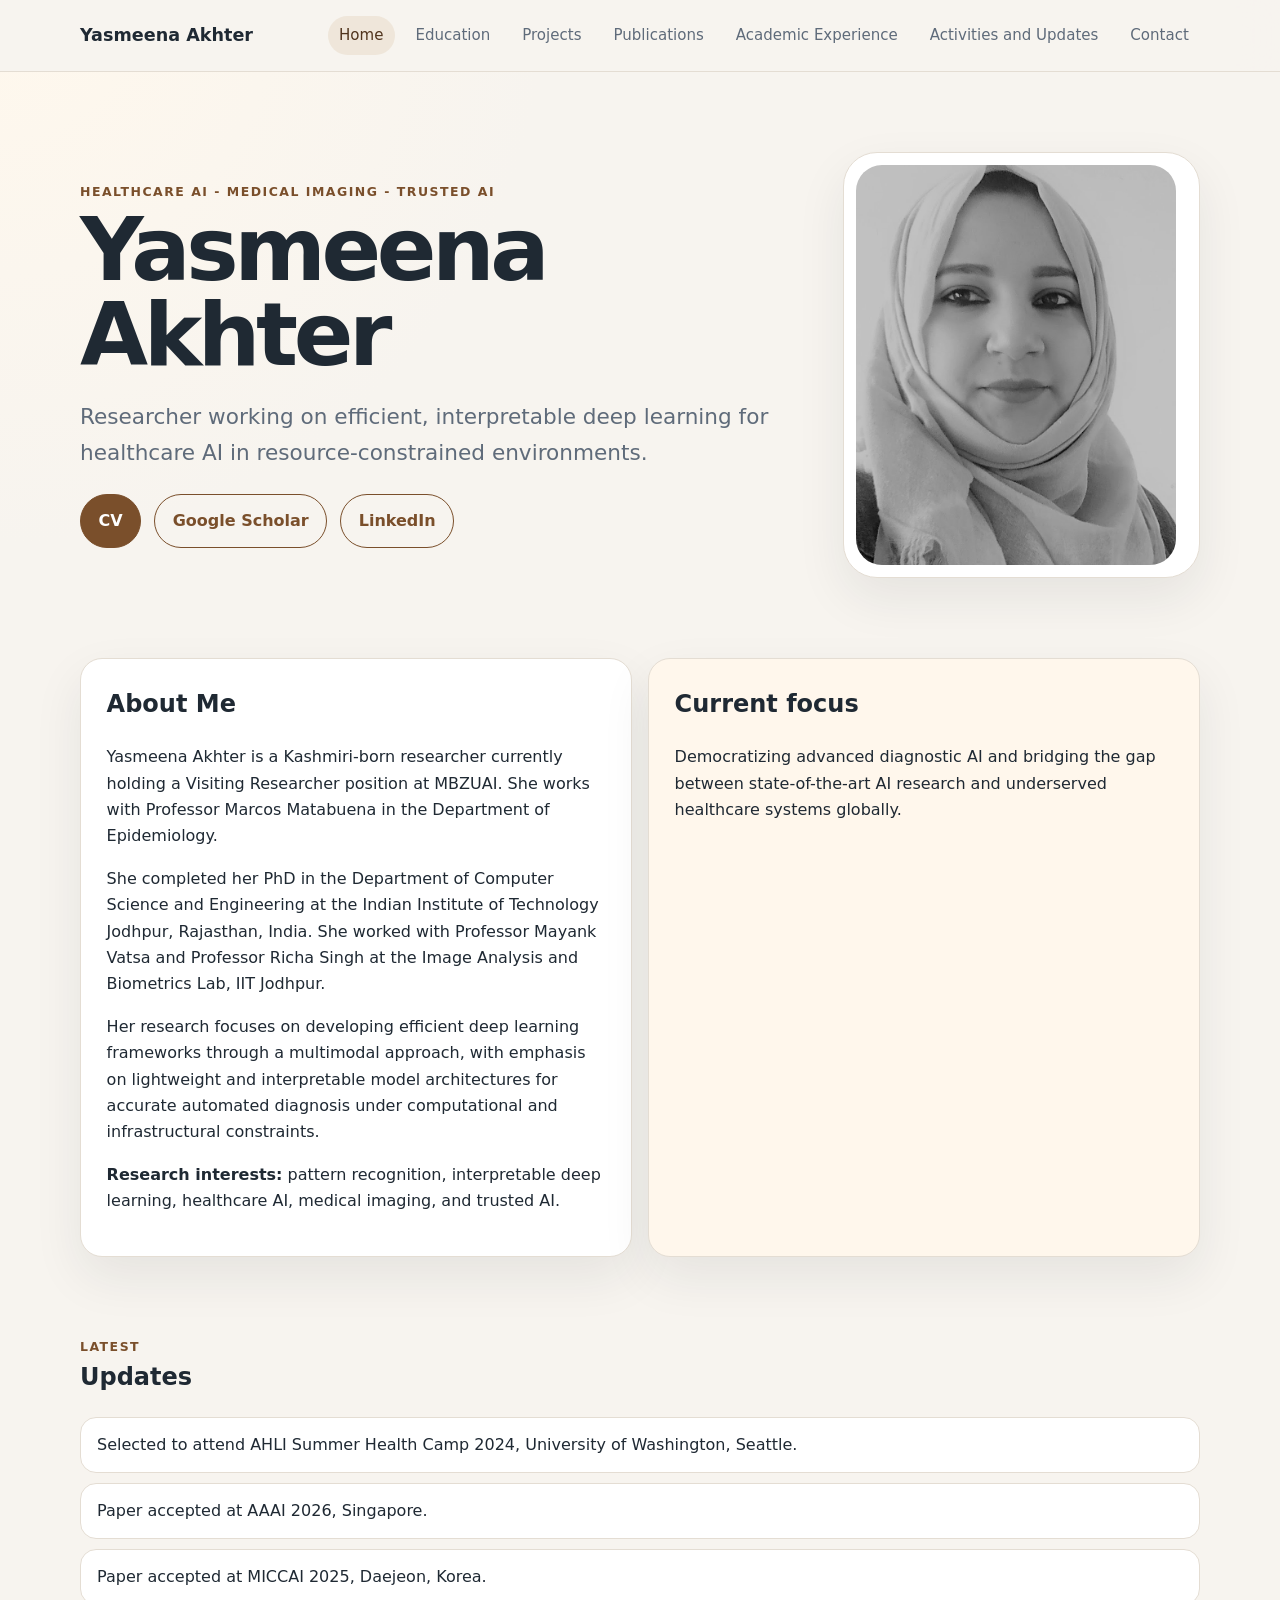
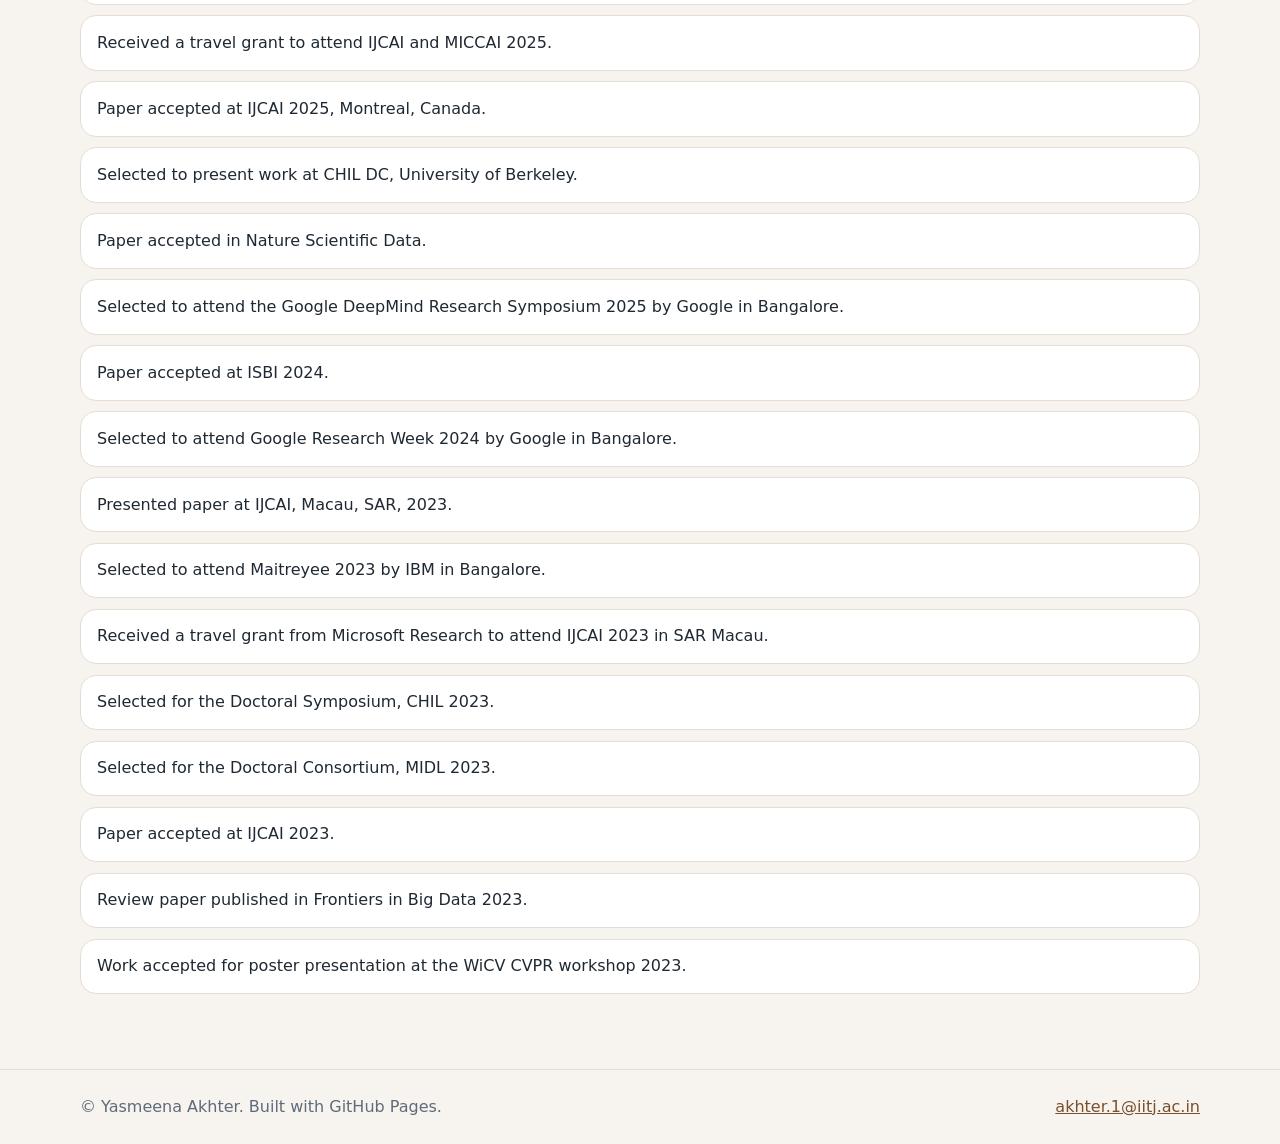
<file: index.html>
<!doctype html>
<html lang="en">
<head>
  <meta charset="utf-8">
  <meta name="viewport" content="width=device-width, initial-scale=1">
  <title>Yasmeena Akhter | Home</title>
  <meta name="description" content="Academic profile website for Yasmeena Akhter.">
  <link rel="stylesheet" href="assets/css/styles.css">
</head>
<body>
  <a class="skip-link" href="#main">Skip to main content</a>
  <header class="site-header">
    <div class="container nav-wrap">
      <a class="brand" href="./">Yasmeena Akhter</a>
      <nav class="primary-nav" aria-label="Primary navigation">
        <a aria-current="page" href="./">Home</a>
        <a href="education/">Education</a>
        <a href="projects/">Projects</a>
        <a href="publications/">Publications</a>
        <a href="academic-experience/">Academic Experience</a>
        <a href="activities-and-updates/">Activities and Updates</a>
        <a href="contact/">Contact</a>
      </nav>
    </div>
  </header>

  <main id="main">
    <section class="hero container">
      <div class="hero-copy">
        <p class="eyebrow">Healthcare AI - Medical Imaging - Trusted AI</p>
        <h1>Yasmeena Akhter</h1>
        <p class="lead">Researcher working on efficient, interpretable deep learning for healthcare AI in resource-constrained environments.</p>
        <div class="button-row" aria-label="Profile links">
          <a class="button" href="https://iitjacin-my.sharepoint.com/:b:/g/personal/akhter_1_iitj_ac_in/ES_02RhpvTZBuUSuIZZEj5sBjFSPtwiItpHTmiZk7HG_kQ?e=auGR9G">CV</a>
          <a class="button secondary" href="https://scholar.google.com/citations?hl=en&user=ITPH-zIAAAAJ">Google Scholar</a>
          <a class="button secondary" href="https://www.linkedin.com/in/yasmeena-akhter-588845142/">LinkedIn</a>
        </div>
      </div>
      <figure class="profile-card">
        <img src="assets/img/profile.jpg" alt="Portrait of Yasmeena Akhter">
      </figure>
    </section>

    <section class="container two-column">
      <article class="panel">
        <h2>About Me</h2>
        <p>Yasmeena Akhter is a Kashmiri-born researcher currently holding a Visiting Researcher position at MBZUAI. She works with Professor Marcos Matabuena in the Department of Epidemiology.</p>
        <p>She completed her PhD in the Department of Computer Science and Engineering at the Indian Institute of Technology Jodhpur, Rajasthan, India. She worked with Professor Mayank Vatsa and Professor Richa Singh at the Image Analysis and Biometrics Lab, IIT Jodhpur.</p>
        <p>Her research focuses on developing efficient deep learning frameworks through a multimodal approach, with emphasis on lightweight and interpretable model architectures for accurate automated diagnosis under computational and infrastructural constraints.</p>
        <p><strong>Research interests:</strong> pattern recognition, interpretable deep learning, healthcare AI, medical imaging, and trusted AI.</p>
      </article>
      <aside class="panel highlight">
        <h2>Current focus</h2>
        <p>Democratizing advanced diagnostic AI and bridging the gap between state-of-the-art AI research and underserved healthcare systems globally.</p>
      </aside>
    </section>

    <section class="container section-block">
      <div class="section-heading">
        <p class="eyebrow">Latest</p>
        <h2>Updates</h2>
      </div>
      <ul class="updates-list">
        <li>Selected to attend AHLI Summer Health Camp 2024, University of Washington, Seattle.</li>
        <li>Paper accepted at AAAI 2026, Singapore.</li>
        <li>Paper accepted at MICCAI 2025, Daejeon, Korea.</li>
        <li>Received a travel grant to attend IJCAI and MICCAI 2025.</li>
        <li>Paper accepted at IJCAI 2025, Montreal, Canada.</li>
        <li>Selected to present work at CHIL DC, University of Berkeley.</li>
        <li>Paper accepted in Nature Scientific Data.</li>
        <li>Selected to attend the Google DeepMind Research Symposium 2025 by Google in Bangalore.</li>
        <li>Paper accepted at ISBI 2024.</li>
        <li>Selected to attend Google Research Week 2024 by Google in Bangalore.</li>
        <li>Presented paper at IJCAI, Macau, SAR, 2023.</li>
        <li>Selected to attend Maitreyee 2023 by IBM in Bangalore.</li>
        <li>Received a travel grant from Microsoft Research to attend IJCAI 2023 in SAR Macau.</li>
        <li>Selected for the Doctoral Symposium, CHIL 2023.</li>
        <li>Selected for the Doctoral Consortium, MIDL 2023.</li>
        <li>Paper accepted at IJCAI 2023.</li>
        <li>Review paper published in Frontiers in Big Data 2023.</li>
        <li>Work accepted for poster presentation at the WiCV CVPR workshop 2023.</li>
      </ul>
    </section>

  </main>

  <footer class="site-footer">
    <div class="container footer-grid">
      <p>&copy; Yasmeena Akhter. Built with GitHub Pages.</p>
      <p><a href="mailto:akhter.1@iitj.ac.in">akhter.1@iitj.ac.in</a></p>
    </div>
  </footer>
</body>
</html>
</file>
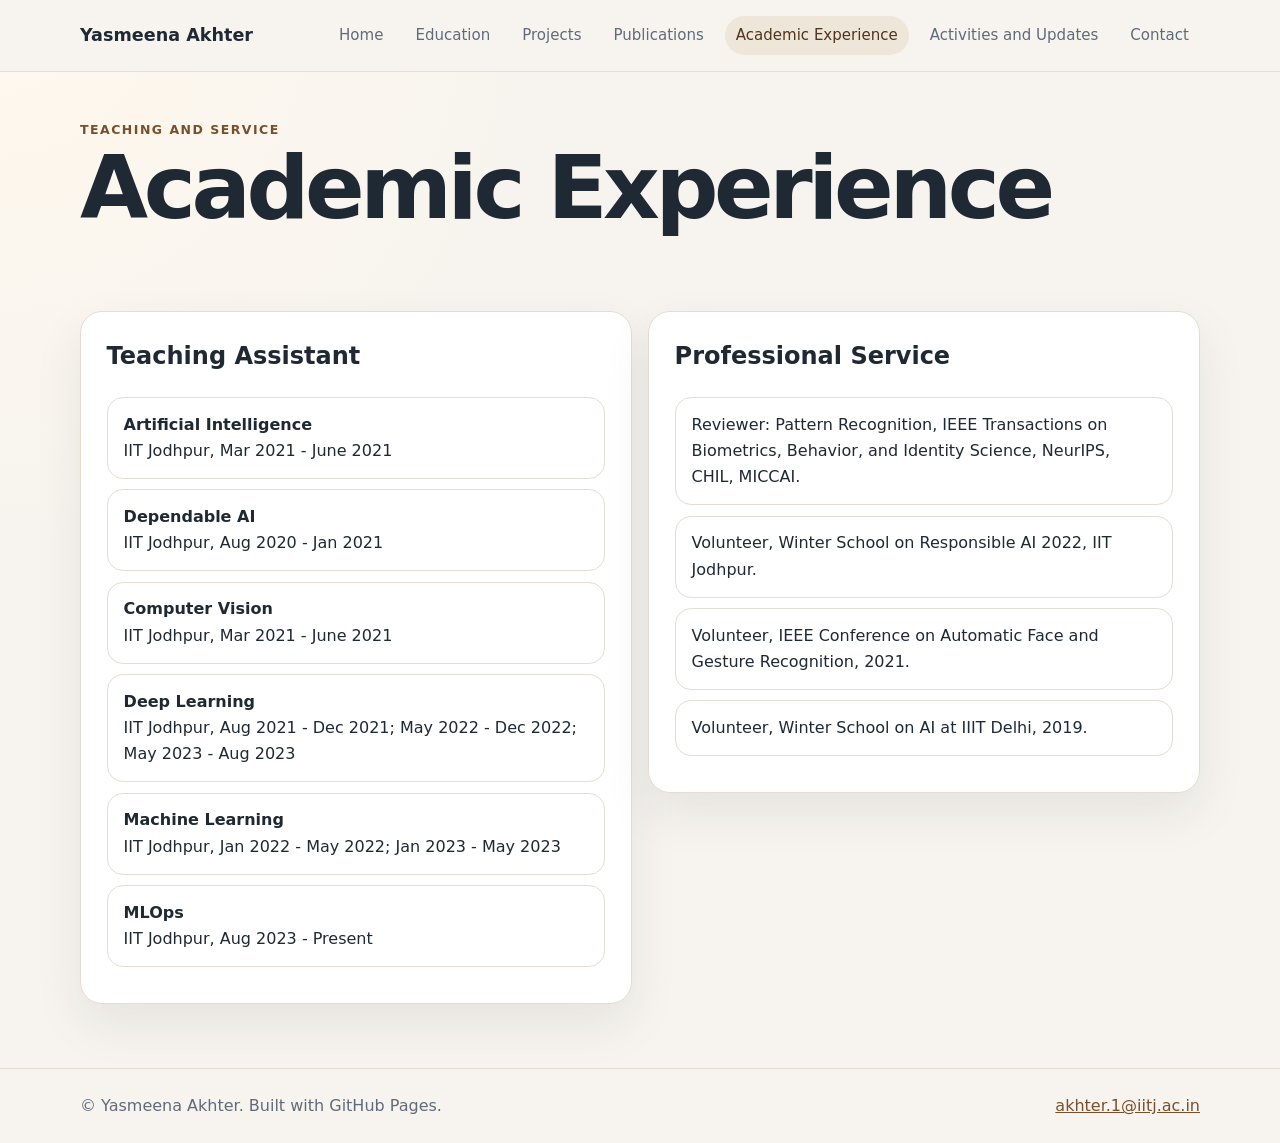
<file: academic-experience/index.html>
<!doctype html>
<html lang="en">
<head>
  <meta charset="utf-8">
  <meta name="viewport" content="width=device-width, initial-scale=1">
  <title>Academic Experience | Yasmeena Akhter</title>
  <meta name="description" content="Academic profile website for Yasmeena Akhter.">
  <link rel="stylesheet" href="../assets/css/styles.css">
</head>
<body>
  <a class="skip-link" href="#main">Skip to main content</a>
  <header class="site-header">
    <div class="container nav-wrap">
      <a class="brand" href="../">Yasmeena Akhter</a>
      <nav class="primary-nav" aria-label="Primary navigation">
        <a href="../">Home</a>
        <a href="../education/">Education</a>
        <a href="../projects/">Projects</a>
        <a href="../publications/">Publications</a>
        <a aria-current="page" href="../academic-experience/">Academic Experience</a>
        <a href="../activities-and-updates/">Activities and Updates</a>
        <a href="../contact/">Contact</a>
      </nav>
    </div>
  </header>

  <main id="main">
    <section class="container page-title">
      <p class="eyebrow">Teaching and service</p>
      <h1>Academic Experience</h1>
    </section>
    <section class="container two-column align-start">
      <article class="panel">
        <h2>Teaching Assistant</h2>
        <ul class="detail-list">
          <li><strong>Artificial Intelligence</strong><br>IIT Jodhpur, Mar 2021 - June 2021</li>
          <li><strong>Dependable AI</strong><br>IIT Jodhpur, Aug 2020 - Jan 2021</li>
          <li><strong>Computer Vision</strong><br>IIT Jodhpur, Mar 2021 - June 2021</li>
          <li><strong>Deep Learning</strong><br>IIT Jodhpur, Aug 2021 - Dec 2021; May 2022 - Dec 2022; May 2023 - Aug 2023</li>
          <li><strong>Machine Learning</strong><br>IIT Jodhpur, Jan 2022 - May 2022; Jan 2023 - May 2023</li>
          <li><strong>MLOps</strong><br>IIT Jodhpur, Aug 2023 - Present</li>
        </ul>
      </article>
      <article class="panel">
        <h2>Professional Service</h2>
        <ul class="detail-list">
          <li>Reviewer: Pattern Recognition, IEEE Transactions on Biometrics, Behavior, and Identity Science, NeurIPS, CHIL, MICCAI.</li>
          <li>Volunteer, Winter School on Responsible AI 2022, IIT Jodhpur.</li>
          <li>Volunteer, IEEE Conference on Automatic Face and Gesture Recognition, 2021.</li>
          <li>Volunteer, Winter School on AI at IIIT Delhi, 2019.</li>
        </ul>
      </article>
    </section>

  </main>

  <footer class="site-footer">
    <div class="container footer-grid">
      <p>&copy; Yasmeena Akhter. Built with GitHub Pages.</p>
      <p><a href="mailto:akhter.1@iitj.ac.in">akhter.1@iitj.ac.in</a></p>
    </div>
  </footer>
</body>
</html>
</file>
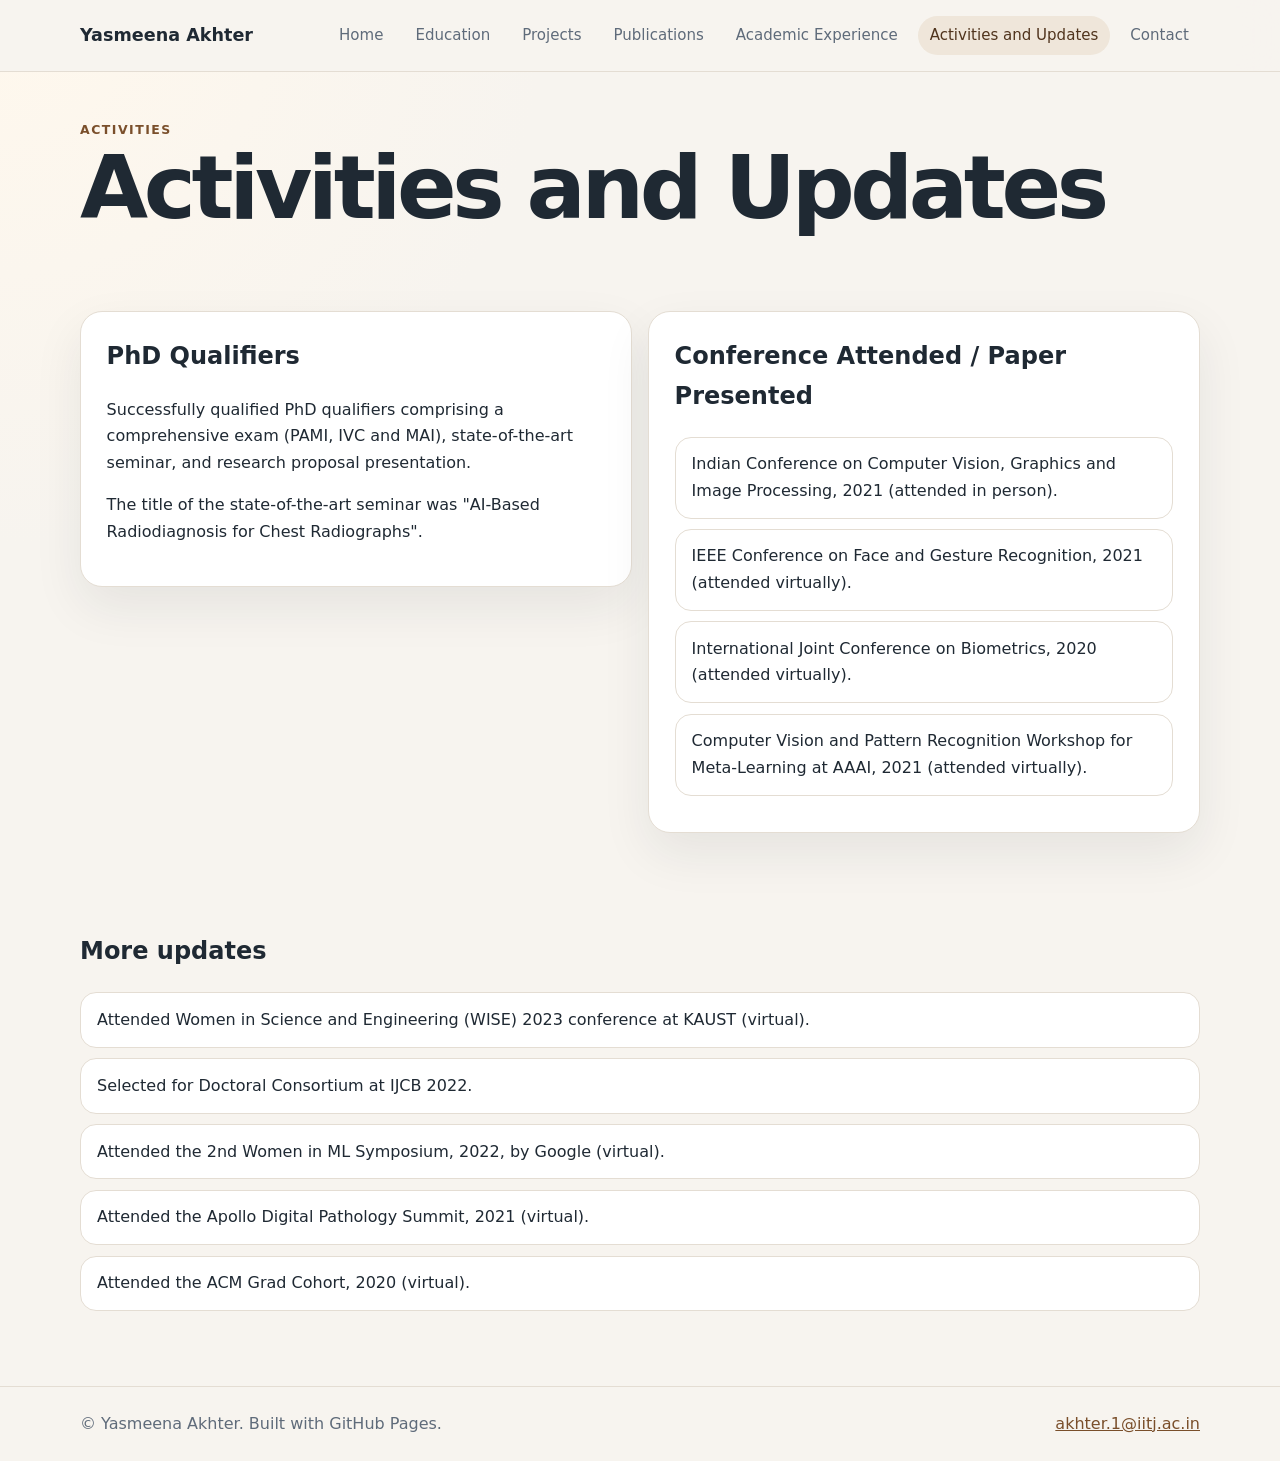
<file: activities-and-updates/index.html>
<!doctype html>
<html lang="en">
<head>
  <meta charset="utf-8">
  <meta name="viewport" content="width=device-width, initial-scale=1">
  <title>Activities and Updates | Yasmeena Akhter</title>
  <meta name="description" content="Academic profile website for Yasmeena Akhter.">
  <link rel="stylesheet" href="../assets/css/styles.css">
</head>
<body>
  <a class="skip-link" href="#main">Skip to main content</a>
  <header class="site-header">
    <div class="container nav-wrap">
      <a class="brand" href="../">Yasmeena Akhter</a>
      <nav class="primary-nav" aria-label="Primary navigation">
        <a href="../">Home</a>
        <a href="../education/">Education</a>
        <a href="../projects/">Projects</a>
        <a href="../publications/">Publications</a>
        <a href="../academic-experience/">Academic Experience</a>
        <a aria-current="page" href="../activities-and-updates/">Activities and Updates</a>
        <a href="../contact/">Contact</a>
      </nav>
    </div>
  </header>

  <main id="main">
    <section class="container page-title">
      <p class="eyebrow">Activities</p>
      <h1>Activities and Updates</h1>
    </section>
    <section class="container two-column align-start">
      <article class="panel">
        <h2>PhD Qualifiers</h2>
        <p>Successfully qualified PhD qualifiers comprising a comprehensive exam (PAMI, IVC and MAI), state-of-the-art seminar, and research proposal presentation.</p>
        <p>The title of the state-of-the-art seminar was "AI-Based Radiodiagnosis for Chest Radiographs".</p>
      </article>
      <article class="panel">
        <h2>Conference Attended / Paper Presented</h2>
        <ul class="detail-list">
          <li>Indian Conference on Computer Vision, Graphics and Image Processing, 2021 (attended in person).</li>
          <li>IEEE Conference on Face and Gesture Recognition, 2021 (attended virtually).</li>
          <li>International Joint Conference on Biometrics, 2020 (attended virtually).</li>
          <li>Computer Vision and Pattern Recognition Workshop for Meta-Learning at AAAI, 2021 (attended virtually).</li>
        </ul>
      </article>
    </section>
    <section class="container section-block">
      <h2>More updates</h2>
      <ul class="updates-list">
        <li>Attended Women in Science and Engineering (WISE) 2023 conference at KAUST (virtual).</li>
        <li>Selected for Doctoral Consortium at IJCB 2022.</li>
        <li>Attended the 2nd Women in ML Symposium, 2022, by Google (virtual).</li>
        <li>Attended the Apollo Digital Pathology Summit, 2021 (virtual).</li>
        <li>Attended the ACM Grad Cohort, 2020 (virtual).</li>
      </ul>
    </section>

  </main>

  <footer class="site-footer">
    <div class="container footer-grid">
      <p>&copy; Yasmeena Akhter. Built with GitHub Pages.</p>
      <p><a href="mailto:akhter.1@iitj.ac.in">akhter.1@iitj.ac.in</a></p>
    </div>
  </footer>
</body>
</html>
</file>
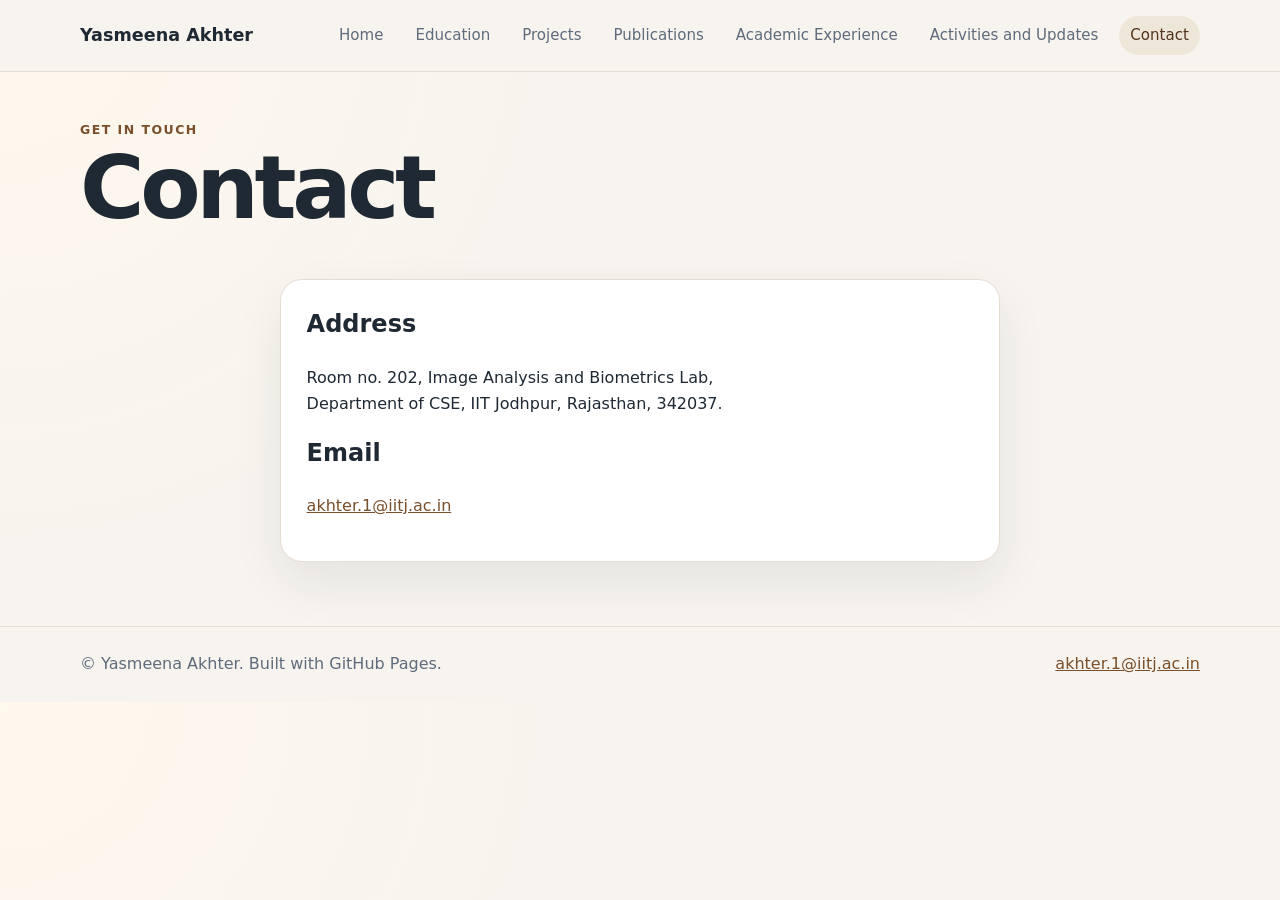
<file: contact/index.html>
<!doctype html>
<html lang="en">
<head>
  <meta charset="utf-8">
  <meta name="viewport" content="width=device-width, initial-scale=1">
  <title>Contact | Yasmeena Akhter</title>
  <meta name="description" content="Academic profile website for Yasmeena Akhter.">
  <link rel="stylesheet" href="../assets/css/styles.css">
</head>
<body>
  <a class="skip-link" href="#main">Skip to main content</a>
  <header class="site-header">
    <div class="container nav-wrap">
      <a class="brand" href="../">Yasmeena Akhter</a>
      <nav class="primary-nav" aria-label="Primary navigation">
        <a href="../">Home</a>
        <a href="../education/">Education</a>
        <a href="../projects/">Projects</a>
        <a href="../publications/">Publications</a>
        <a href="../academic-experience/">Academic Experience</a>
        <a href="../activities-and-updates/">Activities and Updates</a>
        <a aria-current="page" href="../contact/">Contact</a>
      </nav>
    </div>
  </header>

  <main id="main">
    <section class="container page-title">
      <p class="eyebrow">Get in touch</p>
      <h1>Contact</h1>
    </section>
    <section class="container contact-card">
      <h2>Address</h2>
      <p>Room no. 202, Image Analysis and Biometrics Lab,<br>Department of CSE, IIT Jodhpur, Rajasthan, 342037.</p>
      <h2>Email</h2>
      <p><a href="mailto:akhter.1@iitj.ac.in">akhter.1@iitj.ac.in</a></p>
    </section>

  </main>

  <footer class="site-footer">
    <div class="container footer-grid">
      <p>&copy; Yasmeena Akhter. Built with GitHub Pages.</p>
      <p><a href="mailto:akhter.1@iitj.ac.in">akhter.1@iitj.ac.in</a></p>
    </div>
  </footer>
</body>
</html>
</file>
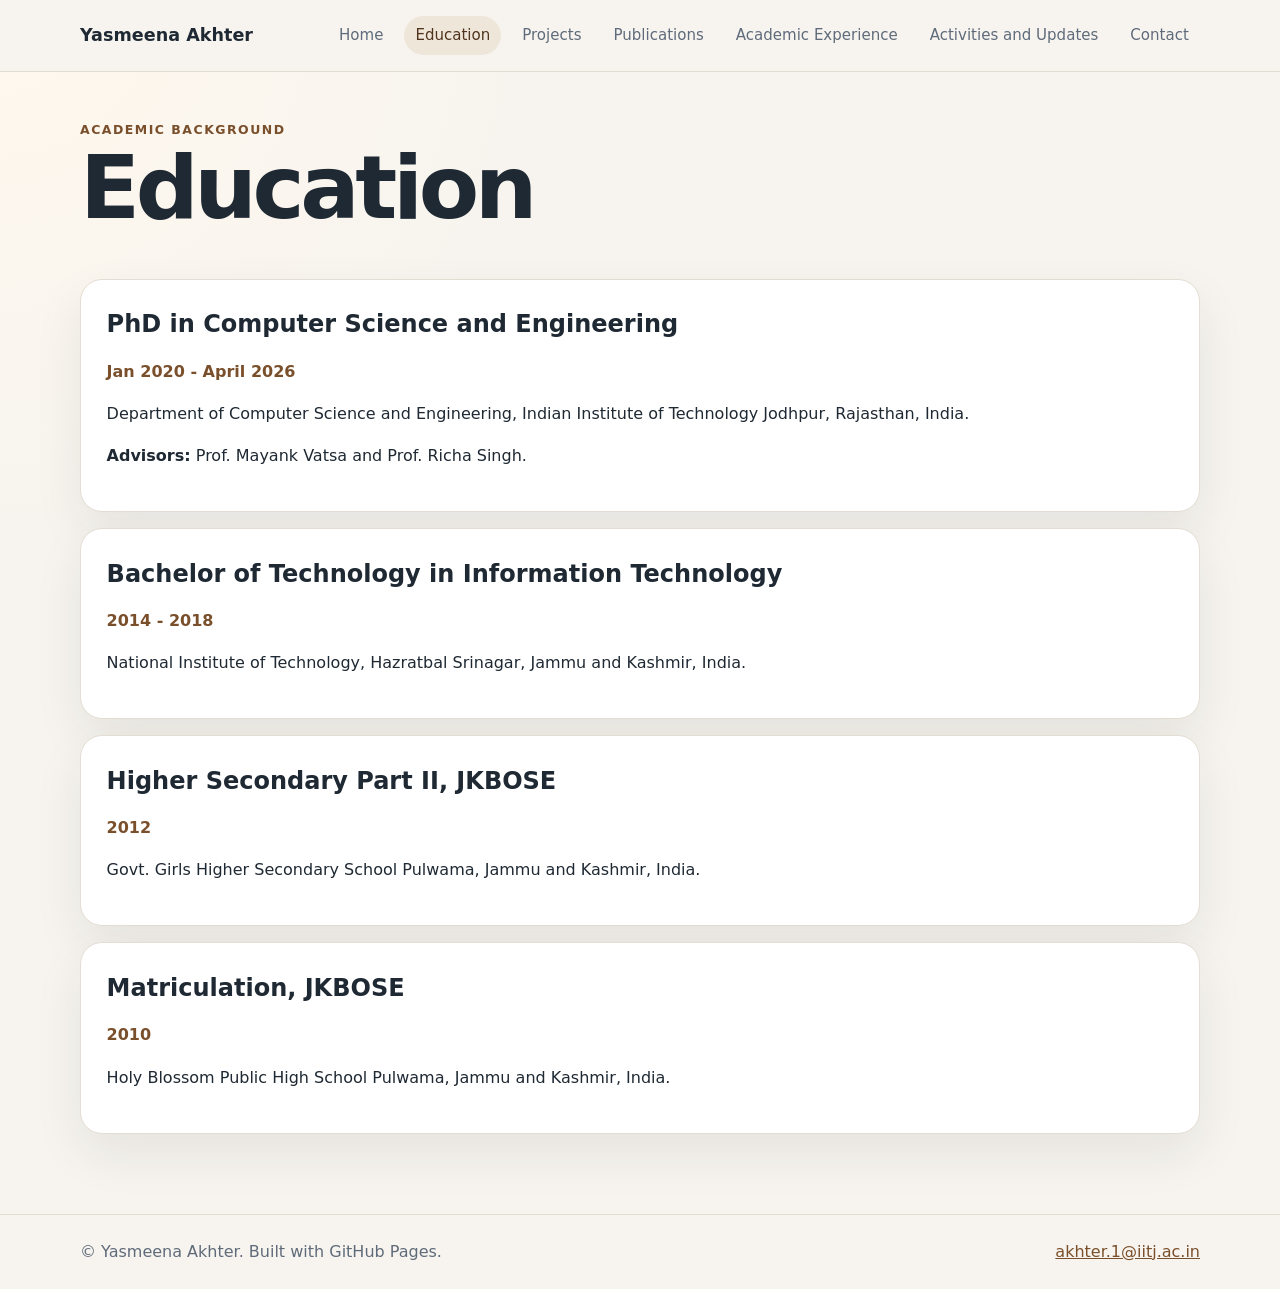
<file: education/index.html>
<!doctype html>
<html lang="en">
<head>
  <meta charset="utf-8">
  <meta name="viewport" content="width=device-width, initial-scale=1">
  <title>Education | Yasmeena Akhter</title>
  <meta name="description" content="Academic profile website for Yasmeena Akhter.">
  <link rel="stylesheet" href="../assets/css/styles.css">
</head>
<body>
  <a class="skip-link" href="#main">Skip to main content</a>
  <header class="site-header">
    <div class="container nav-wrap">
      <a class="brand" href="../">Yasmeena Akhter</a>
      <nav class="primary-nav" aria-label="Primary navigation">
        <a href="../">Home</a>
        <a aria-current="page" href="../education/">Education</a>
        <a href="../projects/">Projects</a>
        <a href="../publications/">Publications</a>
        <a href="../academic-experience/">Academic Experience</a>
        <a href="../activities-and-updates/">Activities and Updates</a>
        <a href="../contact/">Contact</a>
      </nav>
    </div>
  </header>

  <main id="main">
    <section class="container page-title">
      <p class="eyebrow">Academic background</p>
      <h1>Education</h1>
    </section>
    <section class="container timeline">
      <article class="timeline-item">
        <h2>PhD in Computer Science and Engineering</h2>
        <p class="meta">Jan 2020 - April 2026</p>
        <p>Department of Computer Science and Engineering, Indian Institute of Technology Jodhpur, Rajasthan, India.</p>
        <p><strong>Advisors:</strong> Prof. Mayank Vatsa and Prof. Richa Singh.</p>
      </article>
      <article class="timeline-item">
        <h2>Bachelor of Technology in Information Technology</h2>
        <p class="meta">2014 - 2018</p>
        <p>National Institute of Technology, Hazratbal Srinagar, Jammu and Kashmir, India.</p>
      </article>
      <article class="timeline-item">
        <h2>Higher Secondary Part II, JKBOSE</h2>
        <p class="meta">2012</p>
        <p>Govt. Girls Higher Secondary School Pulwama, Jammu and Kashmir, India.</p>
      </article>
      <article class="timeline-item">
        <h2>Matriculation, JKBOSE</h2>
        <p class="meta">2010</p>
        <p>Holy Blossom Public High School Pulwama, Jammu and Kashmir, India.</p>
      </article>
    </section>

  </main>

  <footer class="site-footer">
    <div class="container footer-grid">
      <p>&copy; Yasmeena Akhter. Built with GitHub Pages.</p>
      <p><a href="mailto:akhter.1@iitj.ac.in">akhter.1@iitj.ac.in</a></p>
    </div>
  </footer>
</body>
</html>
</file>
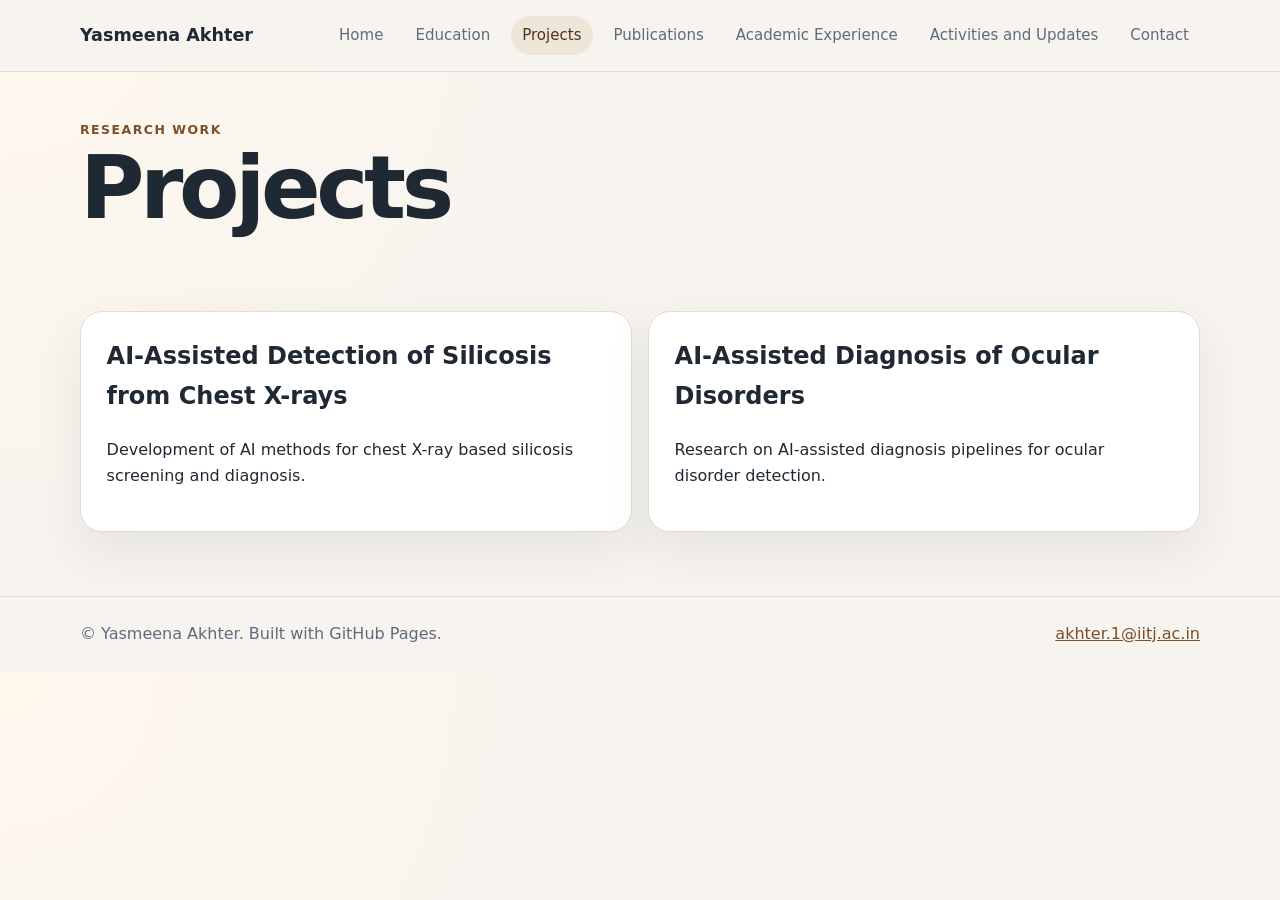
<file: projects/index.html>
<!doctype html>
<html lang="en">
<head>
  <meta charset="utf-8">
  <meta name="viewport" content="width=device-width, initial-scale=1">
  <title>Projects | Yasmeena Akhter</title>
  <meta name="description" content="Academic profile website for Yasmeena Akhter.">
  <link rel="stylesheet" href="../assets/css/styles.css">
</head>
<body>
  <a class="skip-link" href="#main">Skip to main content</a>
  <header class="site-header">
    <div class="container nav-wrap">
      <a class="brand" href="../">Yasmeena Akhter</a>
      <nav class="primary-nav" aria-label="Primary navigation">
        <a href="../">Home</a>
        <a href="../education/">Education</a>
        <a aria-current="page" href="../projects/">Projects</a>
        <a href="../publications/">Publications</a>
        <a href="../academic-experience/">Academic Experience</a>
        <a href="../activities-and-updates/">Activities and Updates</a>
        <a href="../contact/">Contact</a>
      </nav>
    </div>
  </header>

  <main id="main">
    <section class="container page-title">
      <p class="eyebrow">Research work</p>
      <h1>Projects</h1>
    </section>
    <section class="container cards-grid">
      <article class="card">
        <h2>AI-Assisted Detection of Silicosis from Chest X-rays</h2>
        <p>Development of AI methods for chest X-ray based silicosis screening and diagnosis.</p>
      </article>
      <article class="card">
        <h2>AI-Assisted Diagnosis of Ocular Disorders</h2>
        <p>Research on AI-assisted diagnosis pipelines for ocular disorder detection.</p>
      </article>
    </section>

  </main>

  <footer class="site-footer">
    <div class="container footer-grid">
      <p>&copy; Yasmeena Akhter. Built with GitHub Pages.</p>
      <p><a href="mailto:akhter.1@iitj.ac.in">akhter.1@iitj.ac.in</a></p>
    </div>
  </footer>
</body>
</html>
</file>
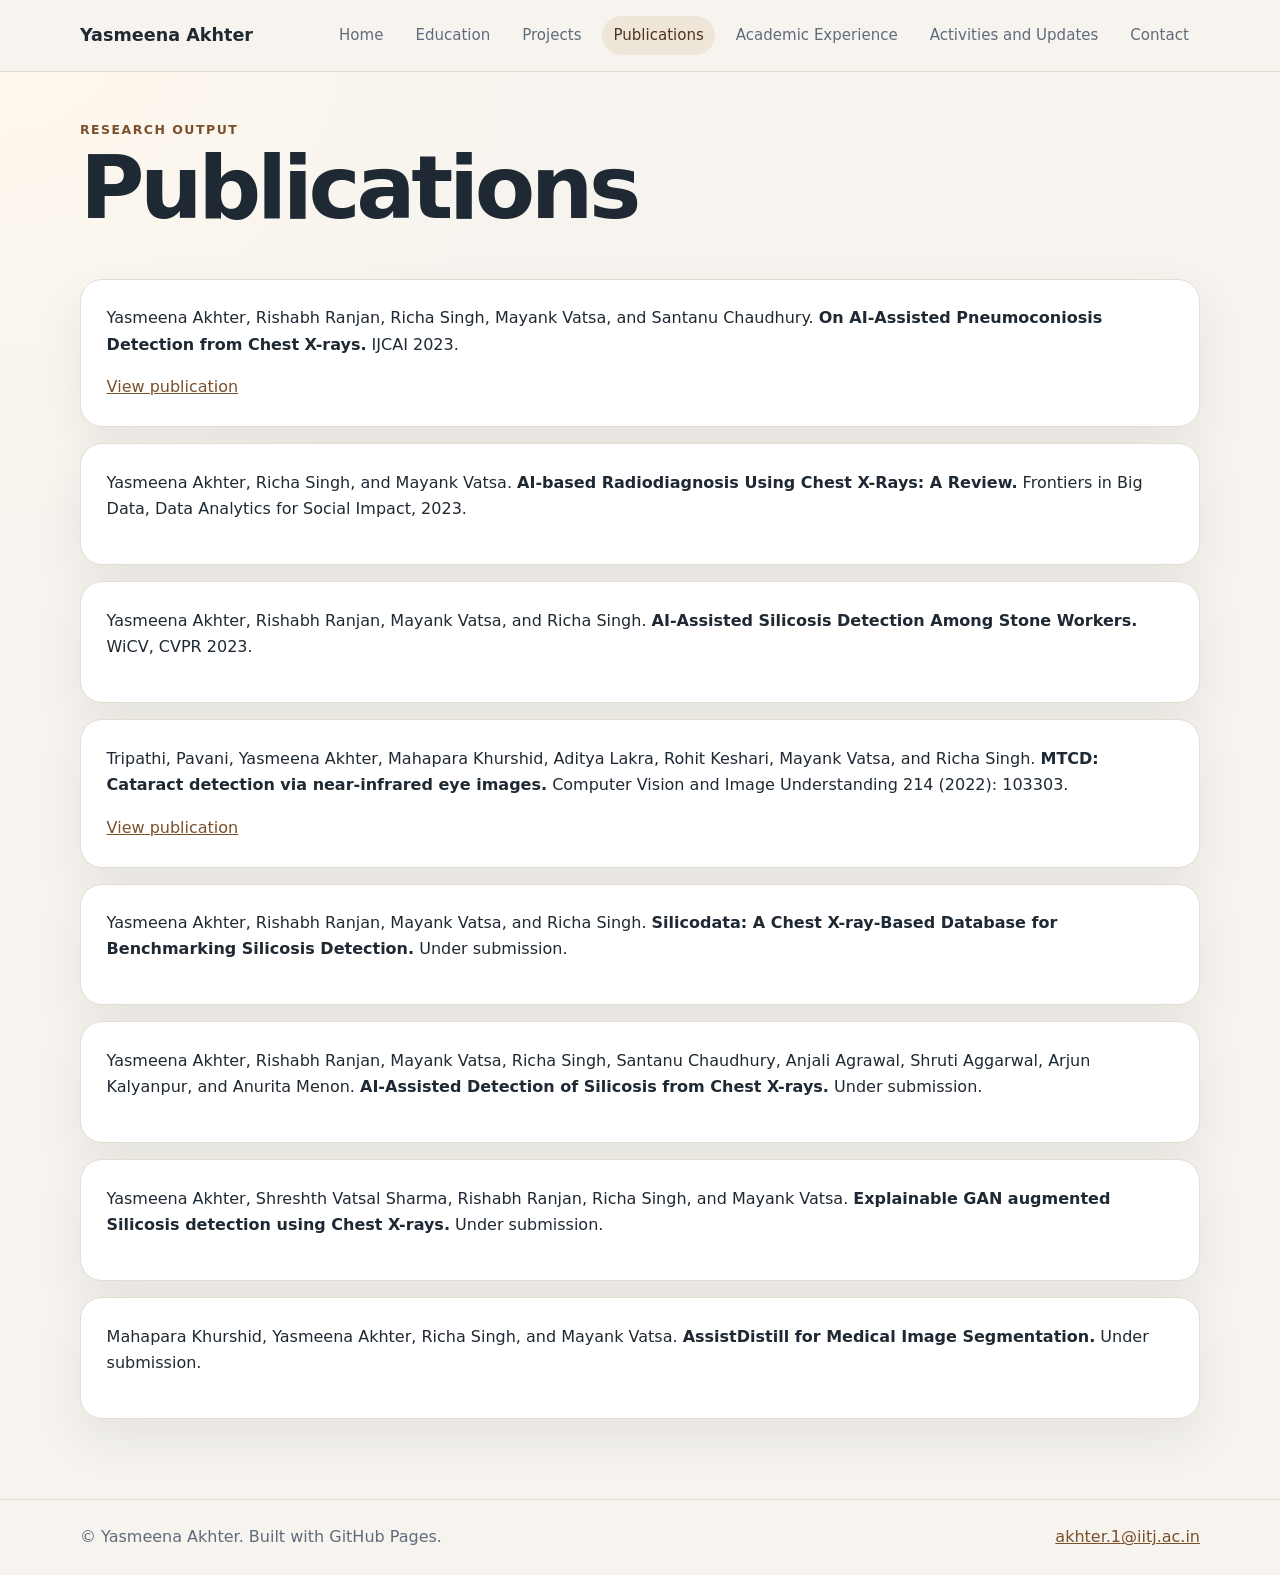
<file: publications/index.html>
<!doctype html>
<html lang="en">
<head>
  <meta charset="utf-8">
  <meta name="viewport" content="width=device-width, initial-scale=1">
  <title>Publications | Yasmeena Akhter</title>
  <meta name="description" content="Academic profile website for Yasmeena Akhter.">
  <link rel="stylesheet" href="../assets/css/styles.css">
</head>
<body>
  <a class="skip-link" href="#main">Skip to main content</a>
  <header class="site-header">
    <div class="container nav-wrap">
      <a class="brand" href="../">Yasmeena Akhter</a>
      <nav class="primary-nav" aria-label="Primary navigation">
        <a href="../">Home</a>
        <a href="../education/">Education</a>
        <a href="../projects/">Projects</a>
        <a aria-current="page" href="../publications/">Publications</a>
        <a href="../academic-experience/">Academic Experience</a>
        <a href="../activities-and-updates/">Activities and Updates</a>
        <a href="../contact/">Contact</a>
      </nav>
    </div>
  </header>

  <main id="main">
    <section class="container page-title">
      <p class="eyebrow">Research output</p>
      <h1>Publications</h1>
    </section>
    <section class="container publication-list">
      <article class="publication">
        <p>Yasmeena Akhter, Rishabh Ranjan, Richa Singh, Mayank Vatsa, and Santanu Chaudhury. <strong>On AI-Assisted Pneumoconiosis Detection from Chest X-rays.</strong> IJCAI 2023.</p>
        <a href="https://www.ijcai.org/proceedings/2023/705">View publication</a>
      </article>
      <article class="publication">
        <p>Yasmeena Akhter, Richa Singh, and Mayank Vatsa. <strong>AI-based Radiodiagnosis Using Chest X-Rays: A Review.</strong> Frontiers in Big Data, Data Analytics for Social Impact, 2023.</p>
      </article>
      <article class="publication">
        <p>Yasmeena Akhter, Rishabh Ranjan, Mayank Vatsa, and Richa Singh. <strong>AI-Assisted Silicosis Detection Among Stone Workers.</strong> WiCV, CVPR 2023.</p>
      </article>
      <article class="publication">
        <p>Tripathi, Pavani, Yasmeena Akhter, Mahapara Khurshid, Aditya Lakra, Rohit Keshari, Mayank Vatsa, and Richa Singh. <strong>MTCD: Cataract detection via near-infrared eye images.</strong> Computer Vision and Image Understanding 214 (2022): 103303.</p>
        <a href="https://www.sciencedirect.com/science/article/pii/S1077314221001478">View publication</a>
      </article>
      <article class="publication">
        <p>Yasmeena Akhter, Rishabh Ranjan, Mayank Vatsa, and Richa Singh. <strong>Silicodata: A Chest X-ray-Based Database for Benchmarking Silicosis Detection.</strong> Under submission.</p>
      </article>
      <article class="publication">
        <p>Yasmeena Akhter, Rishabh Ranjan, Mayank Vatsa, Richa Singh, Santanu Chaudhury, Anjali Agrawal, Shruti Aggarwal, Arjun Kalyanpur, and Anurita Menon. <strong>AI-Assisted Detection of Silicosis from Chest X-rays.</strong> Under submission.</p>
      </article>
      <article class="publication">
        <p>Yasmeena Akhter, Shreshth Vatsal Sharma, Rishabh Ranjan, Richa Singh, and Mayank Vatsa. <strong>Explainable GAN augmented Silicosis detection using Chest X-rays.</strong> Under submission.</p>
      </article>
      <article class="publication">
        <p>Mahapara Khurshid, Yasmeena Akhter, Richa Singh, and Mayank Vatsa. <strong>AssistDistill for Medical Image Segmentation.</strong> Under submission.</p>
      </article>
    </section>

  </main>

  <footer class="site-footer">
    <div class="container footer-grid">
      <p>&copy; Yasmeena Akhter. Built with GitHub Pages.</p>
      <p><a href="mailto:akhter.1@iitj.ac.in">akhter.1@iitj.ac.in</a></p>
    </div>
  </footer>
</body>
</html>
</file>
<file: assets/css/styles.css>
:root {
  color-scheme: light;
  --bg: #f7f4ef;
  --surface: #ffffff;
  --text: #1f2933;
  --muted: #5f6b7a;
  --accent: #7a4f2b;
  --accent-dark: #50341d;
  --border: #e4ddd3;
  --shadow: 0 20px 50px rgba(31, 41, 51, 0.08);
  --radius: 22px;
}

* { box-sizing: border-box; }

body {
  margin: 0;
  font-family: Inter, ui-sans-serif, system-ui, -apple-system, BlinkMacSystemFont, "Segoe UI", sans-serif;
  line-height: 1.65;
  color: var(--text);
  background: radial-gradient(circle at top left, #fff8ed 0, var(--bg) 34rem);
}

a { color: var(--accent); }
a:hover { color: var(--accent-dark); }

.container {
  width: min(1120px, calc(100% - 2rem));
  margin-inline: auto;
}

.skip-link {
  position: absolute;
  left: 1rem;
  top: -10rem;
  background: var(--text);
  color: #fff;
  padding: .75rem 1rem;
  z-index: 20;
}

.skip-link:focus { top: 1rem; }

.site-header {
  position: sticky;
  top: 0;
  z-index: 10;
  background: rgba(247, 244, 239, .92);
  backdrop-filter: blur(18px);
  border-bottom: 1px solid var(--border);
}

.nav-wrap {
  display: flex;
  align-items: center;
  justify-content: space-between;
  gap: 1.5rem;
  padding: 1rem 0;
}

.brand {
  font-weight: 800;
  font-size: 1.1rem;
  color: var(--text);
  text-decoration: none;
  white-space: nowrap;
}

.primary-nav {
  display: flex;
  flex-wrap: wrap;
  justify-content: flex-end;
  gap: .25rem .6rem;
}

.primary-nav a {
  color: var(--muted);
  text-decoration: none;
  padding: .45rem .7rem;
  border-radius: 999px;
  font-size: .94rem;
}

.primary-nav a:hover,
.primary-nav a[aria-current="page"] {
  color: var(--accent-dark);
  background: #efe6da;
}

.hero {
  display: grid;
  grid-template-columns: minmax(0, 1.4fr) minmax(260px, .7fr);
  gap: 3rem;
  align-items: center;
  padding: 5rem 0 3rem;
}

.hero h1,
.page-title h1 {
  font-size: clamp(2.5rem, 7vw, 5.5rem);
  line-height: .96;
  margin: .35rem 0 1rem;
  letter-spacing: -.05em;
}

.lead {
  font-size: clamp(1.1rem, 2vw, 1.35rem);
  max-width: 64ch;
  color: var(--muted);
}

.eyebrow {
  margin: 0;
  color: var(--accent);
  font-weight: 800;
  letter-spacing: .12em;
  text-transform: uppercase;
  font-size: .78rem;
}

.button-row {
  display: flex;
  flex-wrap: wrap;
  gap: .8rem;
  margin-top: 1.5rem;
}

.button {
  display: inline-flex;
  align-items: center;
  justify-content: center;
  border-radius: 999px;
  padding: .8rem 1.1rem;
  text-decoration: none;
  font-weight: 800;
  background: var(--accent);
  color: #fff;
  border: 1px solid var(--accent);
}

.button:hover { background: var(--accent-dark); color: #fff; }
.button.secondary { background: transparent; color: var(--accent); }
.button.secondary:hover { color: var(--accent-dark); border-color: var(--accent-dark); }

.profile-card {
  margin: 0;
  justify-self: center;
  padding: .75rem;
  background: var(--surface);
  border: 1px solid var(--border);
  border-radius: 34px;
  box-shadow: var(--shadow);
}

.profile-card img {
  display: block;
  width: min(320px, 100%);
  aspect-ratio: 4 / 5;
  object-fit: cover;
  border-radius: 26px;
  filter: grayscale(100%);
}

.two-column,
.cards-grid {
  display: grid;
  grid-template-columns: repeat(2, minmax(0, 1fr));
  gap: 1rem;
  padding: 2rem 0;
}

.align-start { align-items: start; }

.panel,
.card,
.timeline-item,
.publication,
.contact-card {
  background: var(--surface);
  border: 1px solid var(--border);
  border-radius: var(--radius);
  box-shadow: var(--shadow);
  padding: clamp(1.1rem, 3vw, 1.6rem);
}

.highlight { background: #fff7ec; }

.section-block,
.page-title {
  padding: 3rem 0 2rem;
}

.section-heading { margin-bottom: 1rem; }
.section-heading h2,
.panel h2,
.card h2,
.timeline-item h2,
.contact-card h2 { margin-top: 0; }

.updates-list,
.detail-list {
  list-style: none;
  margin: 0;
  padding: 0;
}

.updates-list li,
.detail-list li {
  background: var(--surface);
  border: 1px solid var(--border);
  border-radius: 16px;
  padding: .85rem 1rem;
  margin-bottom: .65rem;
}

.timeline,
.publication-list {
  display: grid;
  gap: 1rem;
  padding-bottom: 3rem;
}

.meta {
  color: var(--accent);
  font-weight: 800;
  margin-top: -.4rem;
}

.publication p { margin-top: 0; }

.contact-card {
  max-width: 720px;
  margin-bottom: 4rem;
}

.site-footer {
  border-top: 1px solid var(--border);
  margin-top: 2rem;
  padding: 1.5rem 0;
  color: var(--muted);
}

.footer-grid {
  display: flex;
  flex-wrap: wrap;
  justify-content: space-between;
  gap: 1rem;
}

.footer-grid p { margin: 0; }

@media (max-width: 820px) {
  .nav-wrap { align-items: flex-start; flex-direction: column; }
  .primary-nav { justify-content: flex-start; }
  .hero,
  .two-column,
  .cards-grid { grid-template-columns: 1fr; }
  .hero { padding-top: 3rem; }
}
</file>
